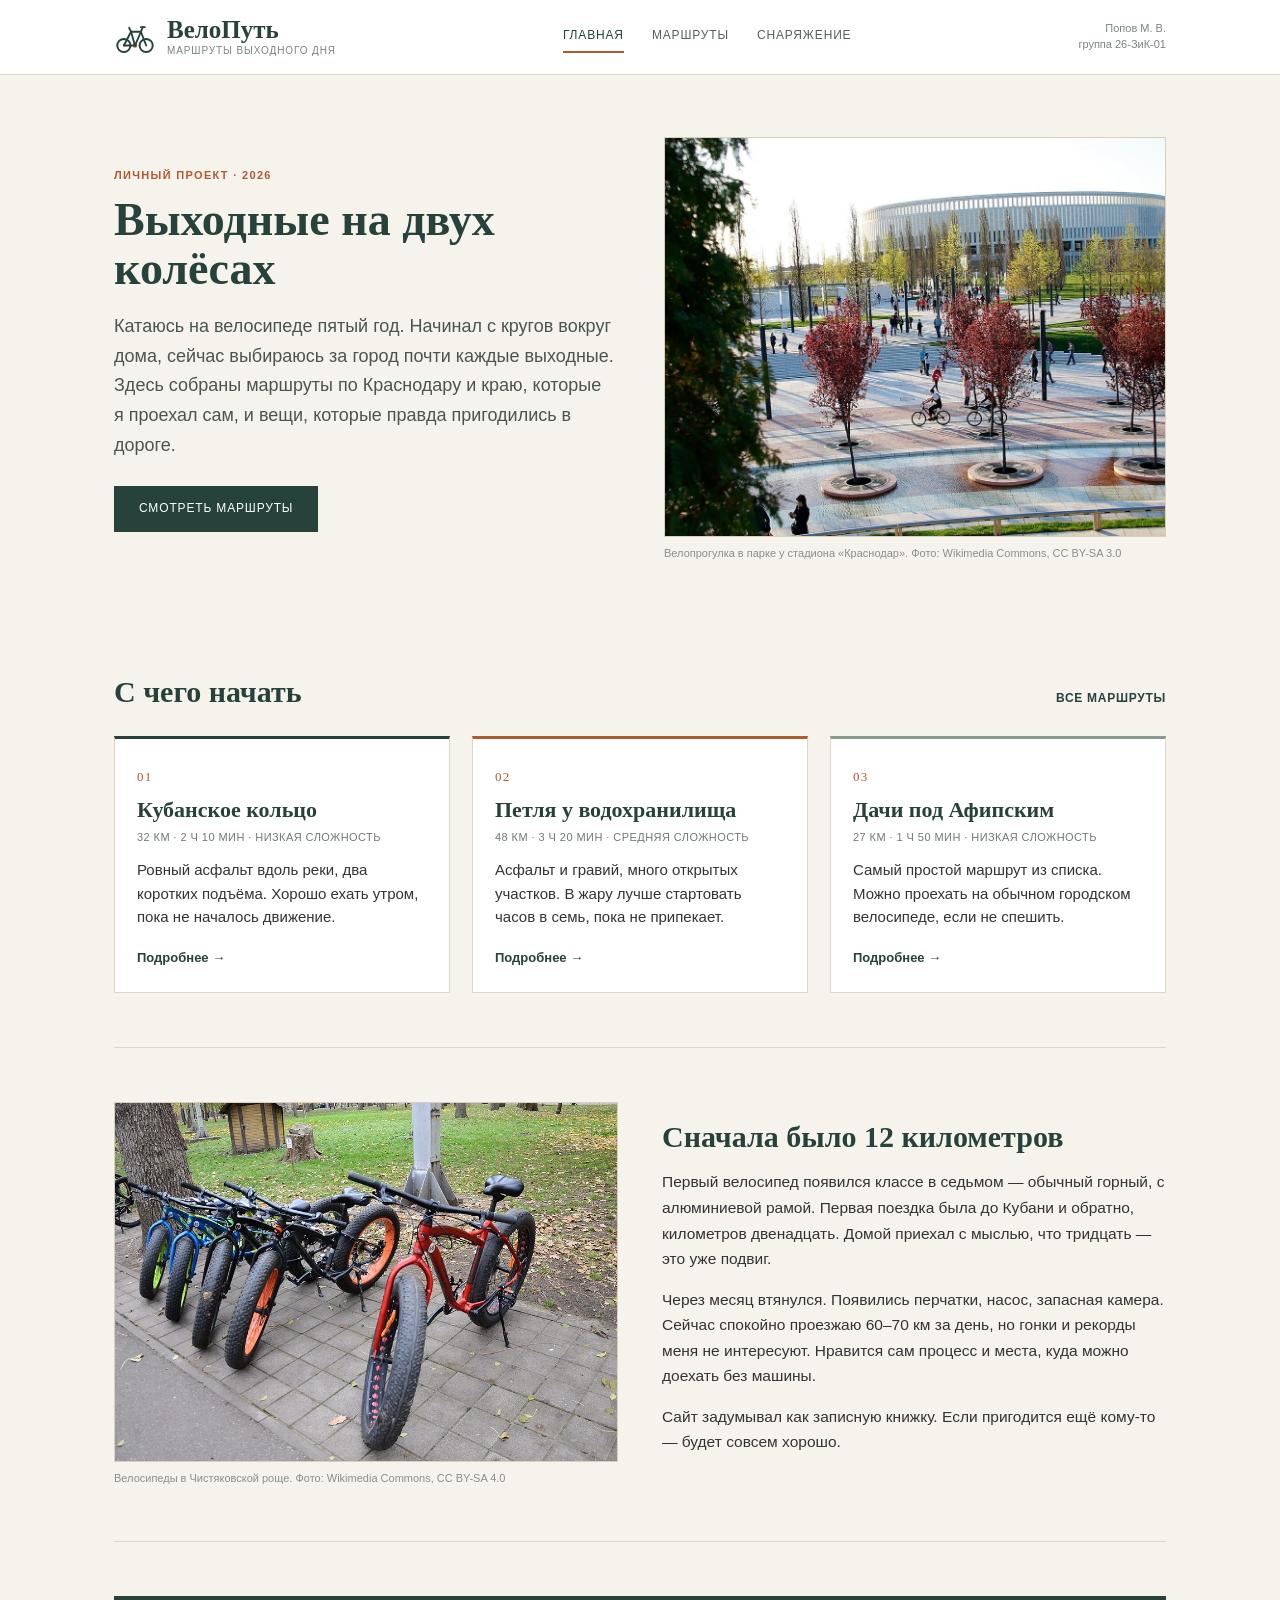
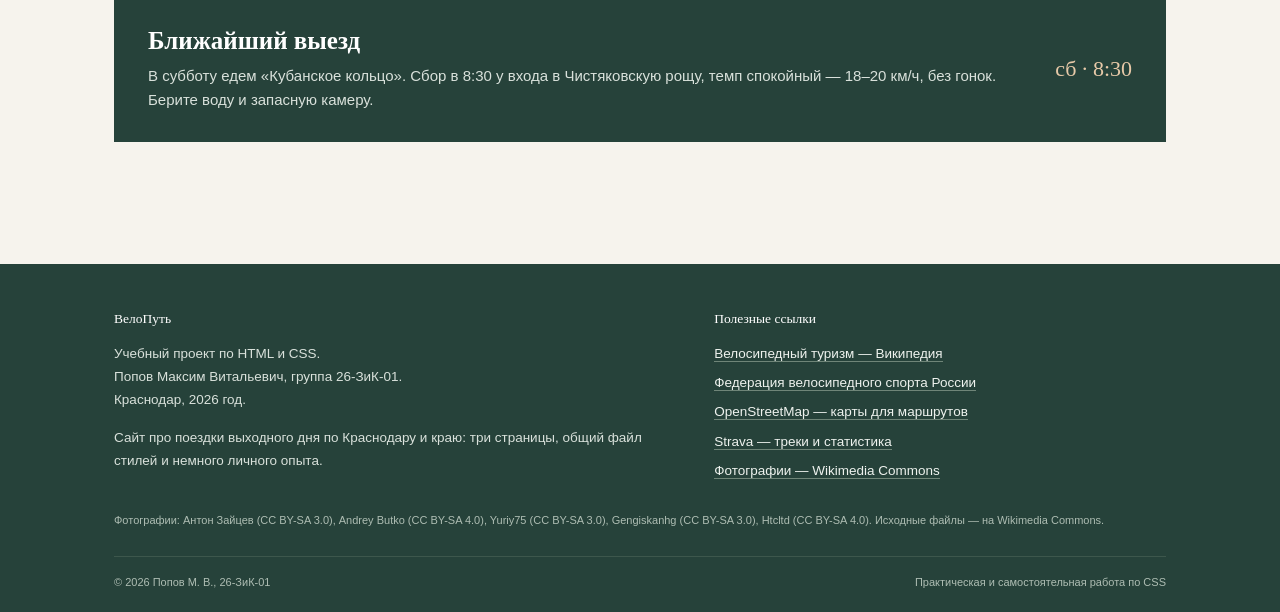
<file: index.html>
<!DOCTYPE html>
<html lang="ru">
<head>
    <meta charset="utf-8">
    <meta name="viewport" content="width=device-width, initial-scale=1">
    <title>ВелоПуть — маршруты выходного дня по Краснодару | Попов М. В., 26-ЗиК-01</title>
    <meta name="description" content="Личный сайт о велопрогулках по Краснодару и краю: маршруты, снаряжение и советы. Учебный проект Попова Максима, группа 26-ЗиК-01.">
    <link rel="icon" href="emblem.svg" type="image/svg+xml">
    <link rel="stylesheet" href="style.css">
</head>
<body>

<header class="site-header">
    <div class="wrapper header-inner">
        <a class="logo" href="index.html">
            <img src="emblem.svg" alt="Знак ВелоПуть" width="42" height="42">
            <span class="logo-text">ВелоПуть<small>маршруты выходного дня</small></span>
        </a>
        <nav class="main-nav">
            <a class="active" href="index.html">Главная</a>
            <a href="index01.html">Маршруты</a>
            <a href="index02.html">Снаряжение</a>
        </nav>
        <div class="author-badge">Попов М. В.<br>группа 26-ЗиК-01</div>
    </div>
</header>

<main>
    <div class="wrapper">

        <section class="hero">
            <div>
                <p class="kicker">Личный проект · 2026</p>
                <h1>Выходные на двух колёсах</h1>
                <p class="lead">Катаюсь на велосипеде пятый год. Начинал с кругов вокруг дома, сейчас выбираюсь за город почти каждые выходные. Здесь собраны маршруты по Краснодару и краю, которые я проехал сам, и вещи, которые правда пригодились в дороге.</p>
                <a class="button" href="index01.html">Смотреть маршруты</a>
            </div>
            <figure class="hero-figure">
                <img src="hero.jpg" alt="Велосипедисты в парке у стадиона «Краснодар»">
                <figcaption>Велопрогулка в парке у стадиона «Краснодар». Фото: Wikimedia Commons, CC BY-SA 3.0</figcaption>
            </figure>
        </section>

        <section class="section">
            <div class="section-head">
                <h2>С чего начать</h2>
                <a href="index01.html">Все маршруты</a>
            </div>

            <!-- Карточки сделал по трём самым простым маршрутам, чтобы не перегружать главную -->
            <div class="route-cards">
                <article class="route-card">
                    <span class="route-num">01</span>
                    <h3>Кубанское кольцо</h3>
                    <p class="route-meta">32 км · 2 ч 10 мин · низкая сложность</p>
                    <p>Ровный асфальт вдоль реки, два коротких подъёма. Хорошо ехать утром, пока не началось движение.</p>
                    <a href="index01.html#route1">Подробнее →</a>
                </article>

                <article class="route-card">
                    <span class="route-num">02</span>
                    <h3>Петля у водохранилища</h3>
                    <p class="route-meta">48 км · 3 ч 20 мин · средняя сложность</p>
                    <p>Асфальт и гравий, много открытых участков. В жару лучше стартовать часов в семь, пока не припекает.</p>
                    <a href="index01.html#route2">Подробнее →</a>
                </article>

                <article class="route-card">
                    <span class="route-num">03</span>
                    <h3>Дачи под Афипским</h3>
                    <p class="route-meta">27 км · 1 ч 50 мин · низкая сложность</p>
                    <p>Самый простой маршрут из списка. Можно проехать на обычном городском велосипеде, если не спешить.</p>
                    <a href="index01.html#route3">Подробнее →</a>
                </article>
            </div>
        </section>

        <section class="section">
            <div class="split">
                <figure class="about-photo">
                    <img src="about.jpg" alt="Несколько велосипедов на дорожке в Чистяковской роще">
                    <figcaption>Велосипеды в Чистяковской роще. Фото: Wikimedia Commons, CC BY-SA 4.0</figcaption>
                </figure>

                <div class="about-text">
                    <h2>Сначала было 12 километров</h2>
                    <p>Первый велосипед появился классе в седьмом — обычный горный, с алюминиевой рамой. Первая поездка была до Кубани и обратно, километров двенадцать. Домой приехал с мыслью, что тридцать — это уже подвиг.</p>
                    <p>Через месяц втянулся. Появились перчатки, насос, запасная камера. Сейчас спокойно проезжаю 60–70 км за день, но гонки и рекорды меня не интересуют. Нравится сам процесс и места, куда можно доехать без машины.</p>
                    <p>Сайт задумывал как записную книжку. Если пригодится ещё кому-то — будет совсем хорошо.</p>
                </div>
            </div>
        </section>

        <section class="section">
            <div class="callout">
                <div>
                    <h2>Ближайший выезд</h2>
                    <p>В субботу едем «Кубанское кольцо». Сбор в 8:30 у входа в Чистяковскую рощу, темп спокойный — 18–20 км/ч, без гонок. Берите воду и запасную камеру.</p>
                </div>
                <p class="date">сб · 8:30</p>
            </div>
        </section>

    </div>
</main>

<footer class="site-footer">
    <div class="wrapper">
        <div class="footer-main">
            <div>
                <p class="footer-title">ВелоПуть</p>
                <p>Учебный проект по HTML и CSS.<br>Попов Максим Витальевич, группа 26-ЗиК-01.<br>Краснодар, 2026 год.</p>
                <p>Сайт про поездки выходного дня по Краснодару и краю: три страницы, общий файл стилей и немного личного опыта.</p>
            </div>
            <div>
                <p class="footer-title">Полезные ссылки</p>
                <ul>
                    <li><a href="https://ru.wikipedia.org/wiki/Велосипедный_туризм" target="_blank" rel="noopener">Велосипедный туризм — Википедия</a></li>
                    <li><a href="https://fvsr.ru/" target="_blank" rel="noopener">Федерация велосипедного спорта России</a></li>
                    <li><a href="https://www.openstreetmap.org/" target="_blank" rel="noopener">OpenStreetMap — карты для маршрутов</a></li>
                    <li><a href="https://www.strava.com/" target="_blank" rel="noopener">Strava — треки и статистика</a></li>
                    <li><a href="https://commons.wikimedia.org/" target="_blank" rel="noopener">Фотографии — Wikimedia Commons</a></li>
                </ul>
            </div>
        </div>

        <!-- Ссылки на внешние источники по заданию вынесены в подвал -->
        <p class="credits">Фотографии: Антон Зайцев (CC BY-SA 3.0), Andrey Butko (CC BY-SA 4.0), Yuriy75 (CC BY-SA 3.0), Gengiskanhg (CC BY-SA 3.0), Htcltd (CC BY-SA 4.0). Исходные файлы — на Wikimedia Commons.</p>

        <div class="footer-bottom">
            <p>© 2026 Попов М. В., 26-ЗиК-01</p>
            <p>Практическая и самостоятельная работа по CSS</p>
        </div>
    </div>
</footer>

</body>
</html>
</file>
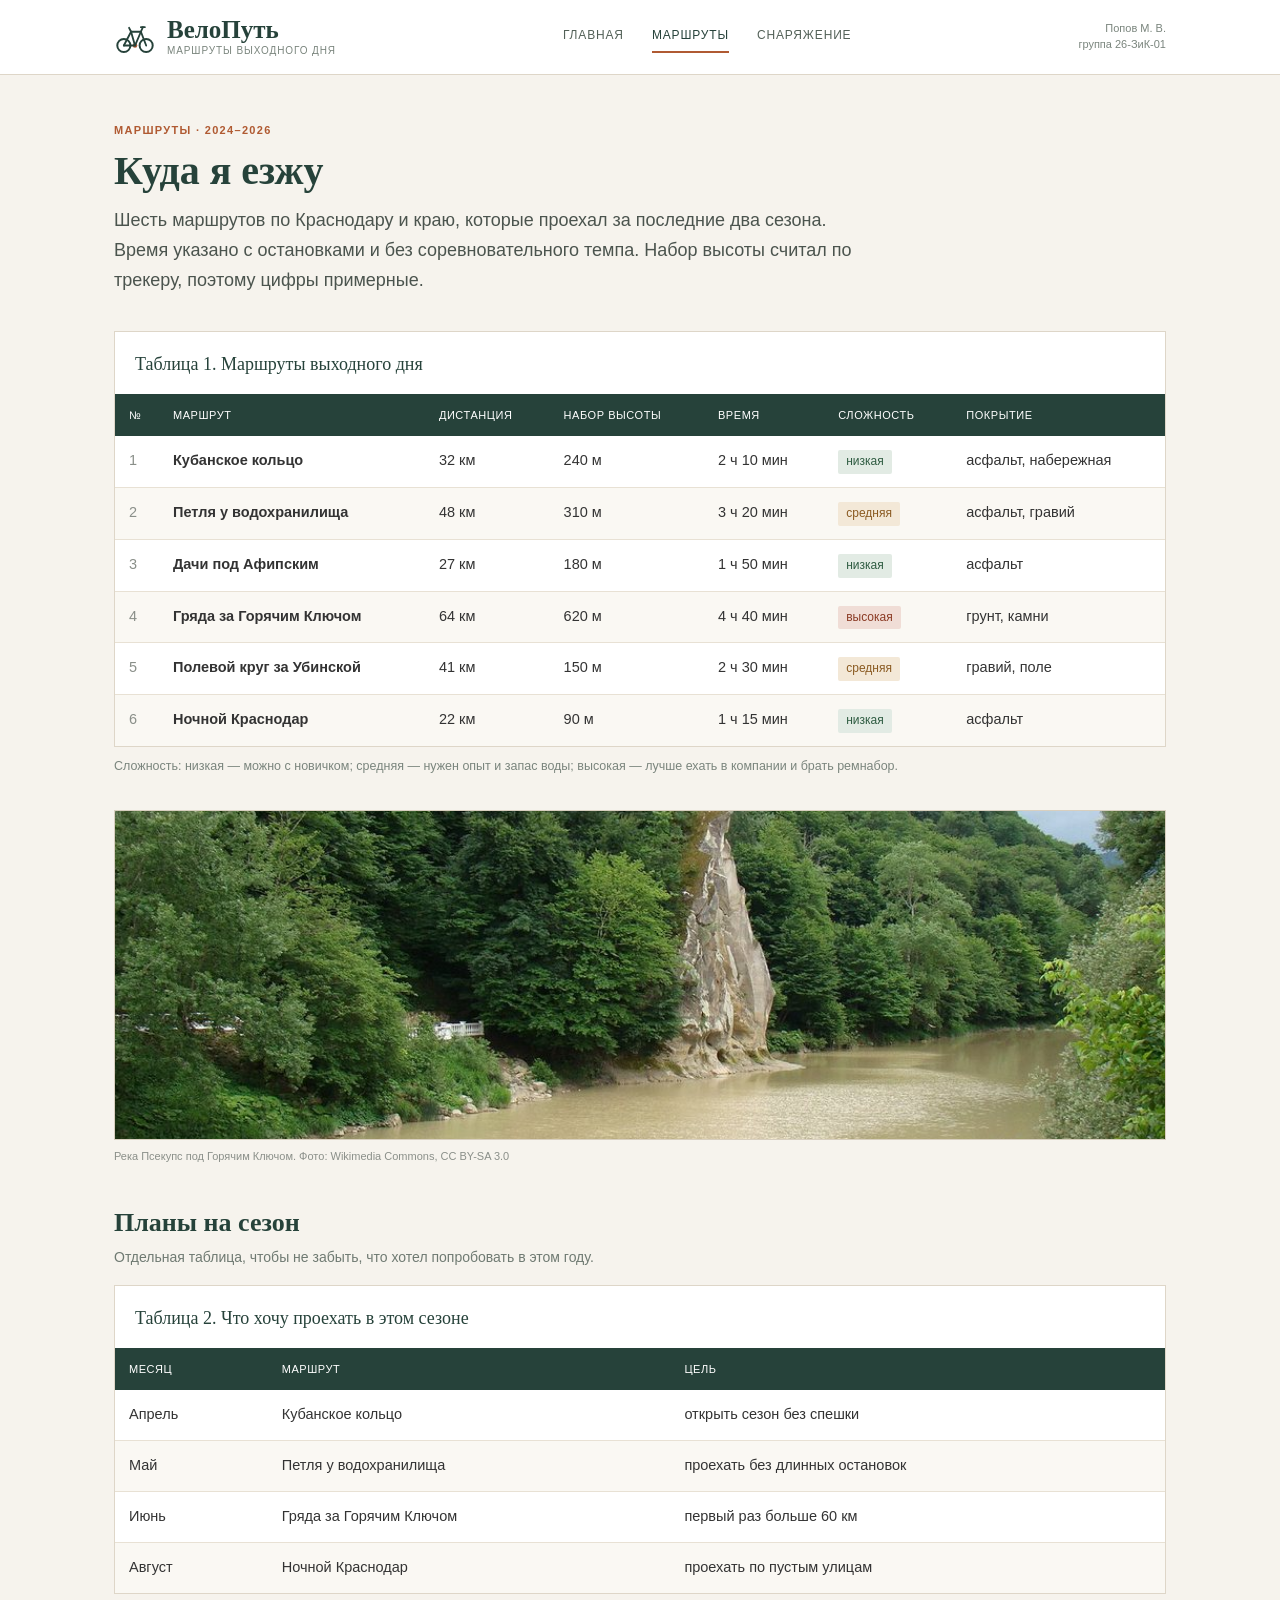
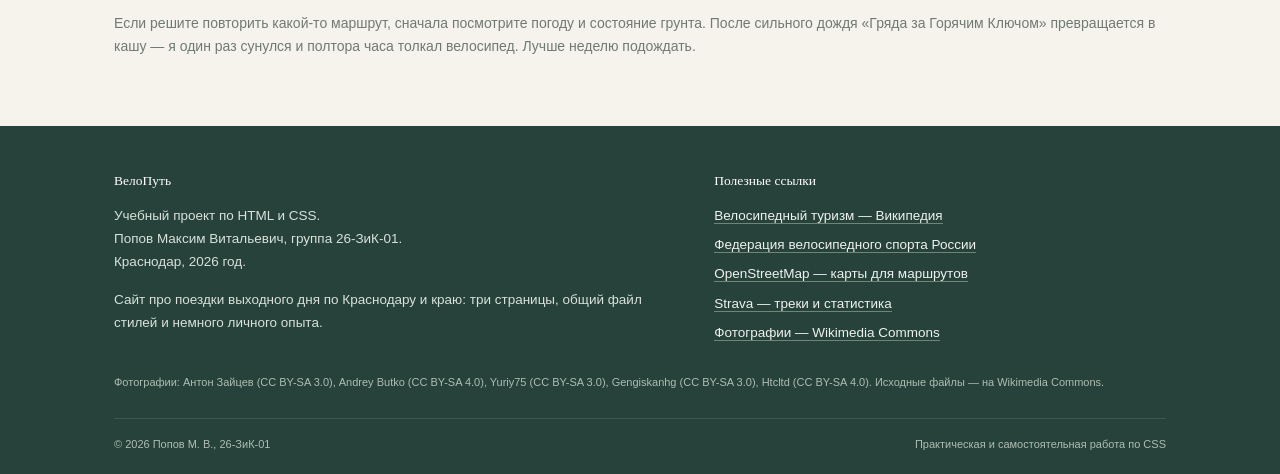
<file: index01.html>
<!DOCTYPE html>
<html lang="ru">
<head>
    <meta charset="utf-8">
    <meta name="viewport" content="width=device-width, initial-scale=1">
    <title>Маршруты по Краснодару и краю — ВелоПуть | Попов М. В., 26-ЗиК-01</title>
    <meta name="description" content="Маршруты выходного дня по Краснодару и краю: дистанция, набор высоты, время и покрытие. Личный проект Попова Максима, группа 26-ЗиК-01.">
    <link rel="icon" href="emblem.svg" type="image/svg+xml">
    <link rel="stylesheet" href="style.css">
</head>
<body>

<header class="site-header">
    <div class="wrapper header-inner">
        <a class="logo" href="index.html">
            <img src="emblem.svg" alt="Знак ВелоПуть" width="42" height="42">
            <span class="logo-text">ВелоПуть<small>маршруты выходного дня</small></span>
        </a>
        <nav class="main-nav">
            <a href="index.html">Главная</a>
            <a class="active" href="index01.html">Маршруты</a>
            <a href="index02.html">Снаряжение</a>
        </nav>
        <div class="author-badge">Попов М. В.<br>группа 26-ЗиК-01</div>
    </div>
</header>

<main>
    <div class="wrapper">

        <section class="page-head">
            <p class="kicker">Маршруты · 2024–2026</p>
            <h1>Куда я езжу</h1>
            <p class="lead">Шесть маршрутов по Краснодару и краю, которые проехал за последние два сезона. Время указано с остановками и без соревновательного темпа. Набор высоты считал по трекеру, поэтому цифры примерные.</p>
        </section>

        <!-- В таблицу добавил столбцы «Набор высоты» и «Покрытие»: по ним проще выбрать маршрут -->
        <div class="table-wrap">
            <table>
                <caption>Таблица 1. Маршруты выходного дня</caption>
                <thead>
                    <tr>
                        <th scope="col">№</th>
                        <th scope="col">Маршрут</th>
                        <th scope="col">Дистанция</th>
                        <th scope="col">Набор высоты</th>
                        <th scope="col">Время</th>
                        <th scope="col">Сложность</th>
                        <th scope="col">Покрытие</th>
                    </tr>
                </thead>
                <tbody>
                    <tr id="route1">
                        <td class="num">1</td>
                        <td><strong>Кубанское кольцо</strong></td>
                        <td>32 км</td>
                        <td>240 м</td>
                        <td>2 ч 10 мин</td>
                        <td><span class="level level-low">низкая</span></td>
                        <td>асфальт, набережная</td>
                    </tr>
                    <tr id="route2">
                        <td class="num">2</td>
                        <td><strong>Петля у водохранилища</strong></td>
                        <td>48 км</td>
                        <td>310 м</td>
                        <td>3 ч 20 мин</td>
                        <td><span class="level level-mid">средняя</span></td>
                        <td>асфальт, гравий</td>
                    </tr>
                    <tr id="route3">
                        <td class="num">3</td>
                        <td><strong>Дачи под Афипским</strong></td>
                        <td>27 км</td>
                        <td>180 м</td>
                        <td>1 ч 50 мин</td>
                        <td><span class="level level-low">низкая</span></td>
                        <td>асфальт</td>
                    </tr>
                    <tr>
                        <td class="num">4</td>
                        <td><strong>Гряда за Горячим Ключом</strong></td>
                        <td>64 км</td>
                        <td>620 м</td>
                        <td>4 ч 40 мин</td>
                        <td><span class="level level-high">высокая</span></td>
                        <td>грунт, камни</td>
                    </tr>
                    <tr>
                        <td class="num">5</td>
                        <td><strong>Полевой круг за Убинской</strong></td>
                        <td>41 км</td>
                        <td>150 м</td>
                        <td>2 ч 30 мин</td>
                        <td><span class="level level-mid">средняя</span></td>
                        <td>гравий, поле</td>
                    </tr>
                    <tr>
                        <td class="num">6</td>
                        <td><strong>Ночной Краснодар</strong></td>
                        <td>22 км</td>
                        <td>90 м</td>
                        <td>1 ч 15 мин</td>
                        <td><span class="level level-low">низкая</span></td>
                        <td>асфальт</td>
                    </tr>
                </tbody>
            </table>
        </div>
        <p class="table-note">Сложность: низкая — можно с новичком; средняя — нужен опыт и запас воды; высокая — лучше ехать в компании и брать ремнабор.</p>

        <figure class="photo-wide">
            <img src="route.jpg" alt="Скала над рекой Псекупс в Горячем Ключе">
            <figcaption>Река Псекупс под Горячим Ключом. Фото: Wikimedia Commons, CC BY-SA 3.0</figcaption>
        </figure>

        <h2 class="subhead">Планы на сезон</h2>
        <p class="section-note">Отдельная таблица, чтобы не забыть, что хотел попробовать в этом году.</p>

        <!-- Вторую таблицу сделал для планов, иначе страница была бы только про прошлые поездки -->
        <div class="table-wrap">
            <table>
                <caption>Таблица 2. Что хочу проехать в этом сезоне</caption>
                <thead>
                    <tr>
                        <th scope="col">Месяц</th>
                        <th scope="col">Маршрут</th>
                        <th scope="col">Цель</th>
                    </tr>
                </thead>
                <tbody>
                    <tr>
                        <td>Апрель</td>
                        <td>Кубанское кольцо</td>
                        <td>открыть сезон без спешки</td>
                    </tr>
                    <tr>
                        <td>Май</td>
                        <td>Петля у водохранилища</td>
                        <td>проехать без длинных остановок</td>
                    </tr>
                    <tr>
                        <td>Июнь</td>
                        <td>Гряда за Горячим Ключом</td>
                        <td>первый раз больше 60 км</td>
                    </tr>
                    <tr>
                        <td>Август</td>
                        <td>Ночной Краснодар</td>
                        <td>проехать по пустым улицам</td>
                    </tr>
                </tbody>
            </table>
        </div>

        <p class="section-note top-gap">Если решите повторить какой-то маршрут, сначала посмотрите погоду и состояние грунта. После сильного дождя «Гряда за Горячим Ключом» превращается в кашу — я один раз сунулся и полтора часа толкал велосипед. Лучше неделю подождать.</p>

    </div>
</main>

<footer class="site-footer">
    <div class="wrapper">
        <div class="footer-main">
            <div>
                <p class="footer-title">ВелоПуть</p>
                <p>Учебный проект по HTML и CSS.<br>Попов Максим Витальевич, группа 26-ЗиК-01.<br>Краснодар, 2026 год.</p>
                <p>Сайт про поездки выходного дня по Краснодару и краю: три страницы, общий файл стилей и немного личного опыта.</p>
            </div>
            <div>
                <p class="footer-title">Полезные ссылки</p>
                <ul>
                    <li><a href="https://ru.wikipedia.org/wiki/Велосипедный_туризм" target="_blank" rel="noopener">Велосипедный туризм — Википедия</a></li>
                    <li><a href="https://fvsr.ru/" target="_blank" rel="noopener">Федерация велосипедного спорта России</a></li>
                    <li><a href="https://www.openstreetmap.org/" target="_blank" rel="noopener">OpenStreetMap — карты для маршрутов</a></li>
                    <li><a href="https://www.strava.com/" target="_blank" rel="noopener">Strava — треки и статистика</a></li>
                    <li><a href="https://commons.wikimedia.org/" target="_blank" rel="noopener">Фотографии — Wikimedia Commons</a></li>
                </ul>
            </div>
        </div>

        <p class="credits">Фотографии: Антон Зайцев (CC BY-SA 3.0), Andrey Butko (CC BY-SA 4.0), Yuriy75 (CC BY-SA 3.0), Gengiskanhg (CC BY-SA 3.0), Htcltd (CC BY-SA 4.0). Исходные файлы — на Wikimedia Commons.</p>

        <div class="footer-bottom">
            <p>© 2026 Попов М. В., 26-ЗиК-01</p>
            <p>Практическая и самостоятельная работа по CSS</p>
        </div>
    </div>
</footer>

</body>
</html>
</file>
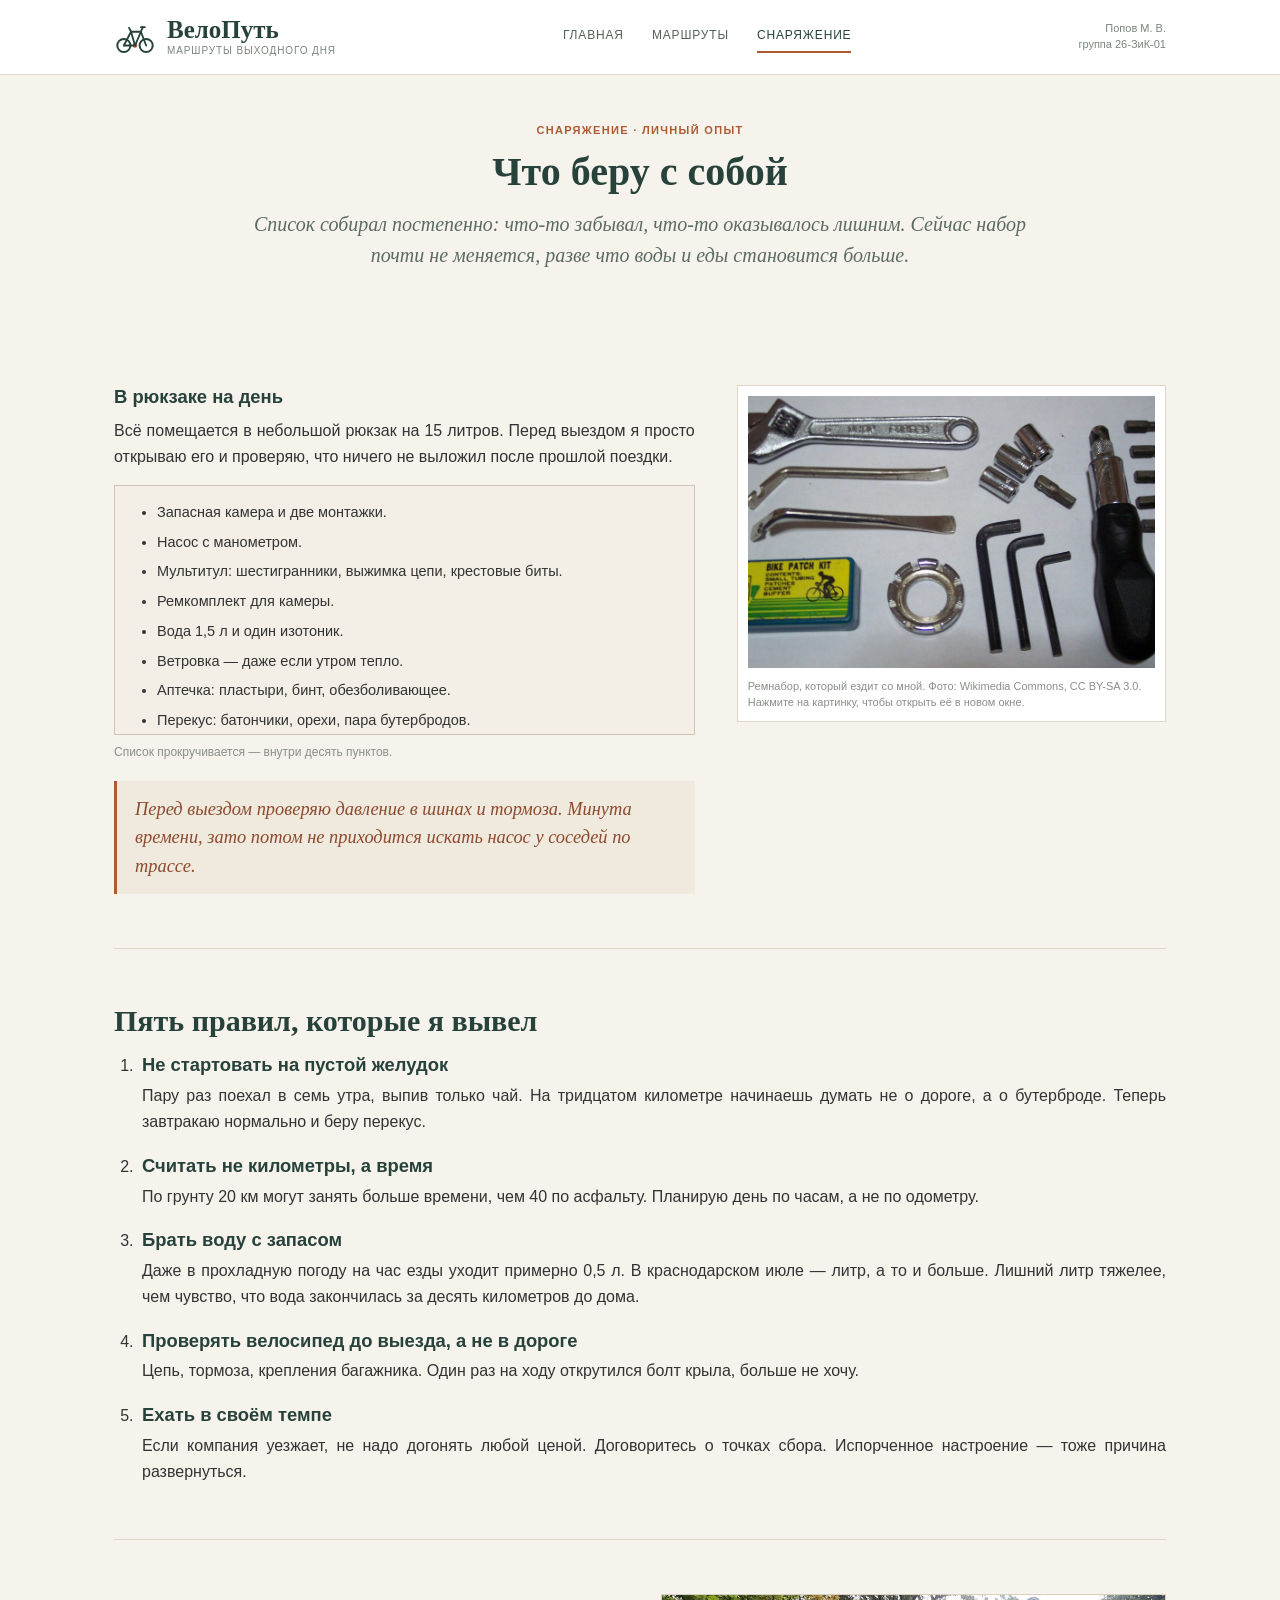
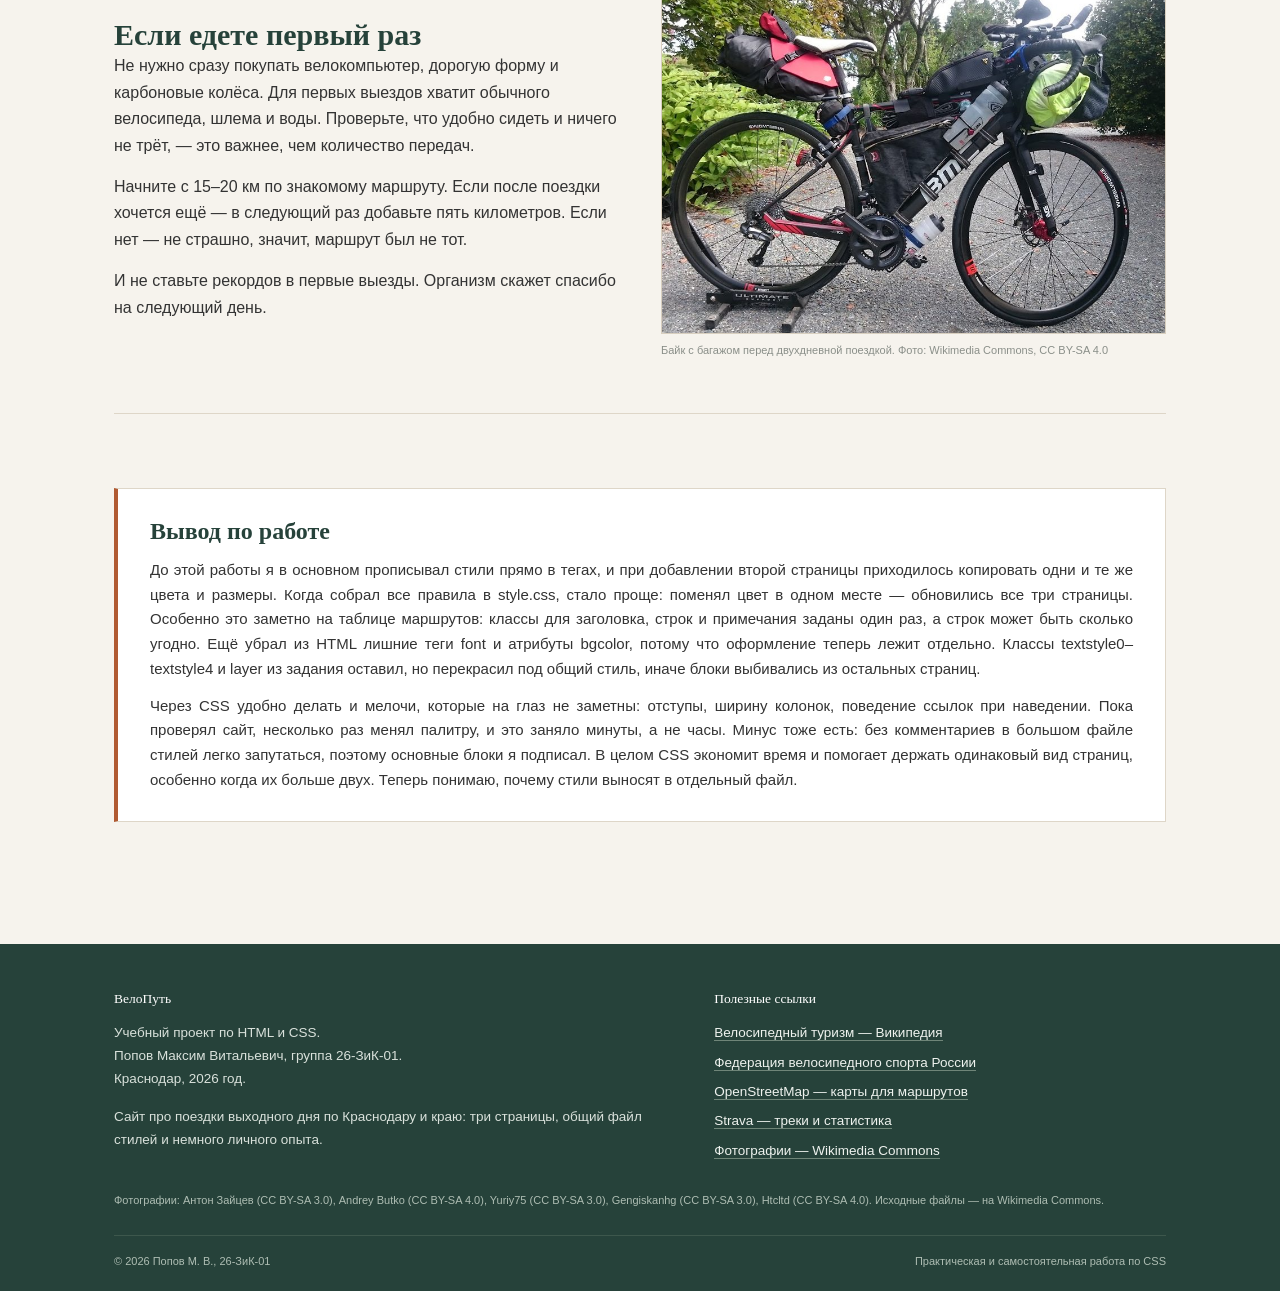
<file: index02.html>
<!DOCTYPE html>
<html lang="ru">
<head>
    <meta charset="utf-8">
    <meta name="viewport" content="width=device-width, initial-scale=1">
    <title>Снаряжение и советы — ВелоПуть | Попов М. В., 26-ЗиК-01</title>
    <meta name="description" content="Что взять с собой в велопоездку по Краснодару и краю и несколько правил, которые я вывел за пять лет. Учебный проект Попова Максима, группа 26-ЗиК-01.">
    <link rel="icon" href="emblem.svg" type="image/svg+xml">
    <link rel="stylesheet" href="style.css">
</head>
<body>

<header class="site-header">
    <div class="wrapper header-inner">
        <a class="logo" href="index.html">
            <img src="emblem.svg" alt="Знак ВелоПуть" width="42" height="42">
            <span class="logo-text">ВелоПуть<small>маршруты выходного дня</small></span>
        </a>
        <nav class="main-nav">
            <a href="index.html">Главная</a>
            <a href="index01.html">Маршруты</a>
            <a class="active" href="index02.html">Снаряжение</a>
        </nav>
        <div class="author-badge">Попов М. В.<br>группа 26-ЗиК-01</div>
    </div>
</header>

<main>
    <div class="wrapper">

        <section class="page-head gear-head">
            <p class="kicker">Снаряжение · личный опыт</p>
            <h1 class="textstyle0">Что беру с собой</h1>
            <p class="textstyle1">Список собирал постепенно: что-то забывал, что-то оказывалось лишним. Сейчас набор почти не меняется, разве что воды и еды становится больше.</p>
        </section>

        <section class="section gear-layout">
            <div>
                <h2 class="textstyle3">В рюкзаке на день</h2>
                <p class="textstyle4">Всё помещается в небольшой рюкзак на 15 литров. Перед выездом я просто открываю его и проверяю, что ничего не выложил после прошлой поездки.</p>

                <!-- Блок .layer из задания: высоту уменьшил, ширину растянул на всю колонку -->
                <div class="layer">
                    <ul>
                        <li>Запасная камера и две монтажки.</li>
                        <li>Насос с манометром.</li>
                        <li>Мультитул: шестигранники, выжимка цепи, крестовые биты.</li>
                        <li>Ремкомплект для камеры.</li>
                        <li>Вода 1,5 л и один изотоник.</li>
                        <li>Ветровка — даже если утром тепло.</li>
                        <li>Аптечка: пластыри, бинт, обезболивающее.</li>
                        <li>Перекус: батончики, орехи, пара бутербродов.</li>
                        <li>Павербанк и короткий кабель.</li>
                        <li>Трос для велосипеда.</li>
                    </ul>
                </div>
                <p class="layer-hint">Список прокручивается — внутри десять пунктов.</p>

                <p class="textstyle2">Перед выездом проверяю давление в шинах и тормоза. Минута времени, зато потом не приходится искать насос у соседей по трассе.</p>
            </div>

            <figure class="gear-photo">
                <a href="repair.jpg" target="_blank">
                    <img src="repair.jpg" alt="Ремонтный набор для велосипеда: ключи, заплатки, отвёртка">
                </a>
                <figcaption>Ремнабор, который ездит со мной. Фото: Wikimedia Commons, CC BY-SA 3.0. Нажмите на картинку, чтобы открыть её в новом окне.</figcaption>
            </figure>
        </section>

        <section class="section">
            <h2>Пять правил, которые я вывел</h2>

            <ol class="rules">
                <li>
                    <h3 class="textstyle3">Не стартовать на пустой желудок</h3>
                    <p class="textstyle4">Пару раз поехал в семь утра, выпив только чай. На тридцатом километре начинаешь думать не о дороге, а о бутерброде. Теперь завтракаю нормально и беру перекус.</p>
                </li>
                <li>
                    <h3 class="textstyle3">Считать не километры, а время</h3>
                    <p class="textstyle4">По грунту 20 км могут занять больше времени, чем 40 по асфальту. Планирую день по часам, а не по одометру.</p>
                </li>
                <li>
                    <h3 class="textstyle3">Брать воду с запасом</h3>
                    <p class="textstyle4">Даже в прохладную погоду на час езды уходит примерно 0,5 л. В краснодарском июле — литр, а то и больше. Лишний литр тяжелее, чем чувство, что вода закончилась за десять километров до дома.</p>
                </li>
                <li>
                    <h3 class="textstyle3">Проверять велосипед до выезда, а не в дороге</h3>
                    <p class="textstyle4">Цепь, тормоза, крепления багажника. Один раз на ходу открутился болт крыла, больше не хочу.</p>
                </li>
                <li>
                    <h3 class="textstyle3">Ехать в своём темпе</h3>
                    <p class="textstyle4">Если компания уезжает, не надо догонять любой ценой. Договоритесь о точках сбора. Испорченное настроение — тоже причина развернуться.</p>
                </li>
            </ol>
        </section>

        <section class="section">
            <div class="gear-split">
                <div>
                    <h2>Если едете первый раз</h2>
                    <p>Не нужно сразу покупать велокомпьютер, дорогую форму и карбоновые колёса. Для первых выездов хватит обычного велосипеда, шлема и воды. Проверьте, что удобно сидеть и ничего не трёт, — это важнее, чем количество передач.</p>
                    <p>Начните с 15–20 км по знакомому маршруту. Если после поездки хочется ещё — в следующий раз добавьте пять километров. Если нет — не страшно, значит, маршрут был не тот.</p>
                    <p>И не ставьте рекордов в первые выезды. Организм скажет спасибо на следующий день.</p>
                </div>

                <figure>
                    <img src="gear.jpg" alt="Велосипед с багажом перед поездкой">
                    <figcaption>Байк с багажом перед двухдневной поездкой. Фото: Wikimedia Commons, CC BY-SA 4.0</figcaption>
                </figure>
            </div>
        </section>

        <section class="section">
            <div class="conclusion">
                <h2>Вывод по работе</h2>
                <p>До этой работы я в основном прописывал стили прямо в тегах, и при добавлении второй страницы приходилось копировать одни и те же цвета и размеры. Когда собрал все правила в style.css, стало проще: поменял цвет в одном месте — обновились все три страницы. Особенно это заметно на таблице маршрутов: классы для заголовка, строк и примечания заданы один раз, а строк может быть сколько угодно. Ещё убрал из HTML лишние теги font и атрибуты bgcolor, потому что оформление теперь лежит отдельно. Классы textstyle0–textstyle4 и layer из задания оставил, но перекрасил под общий стиль, иначе блоки выбивались из остальных страниц.</p>
                <p>Через CSS удобно делать и мелочи, которые на глаз не заметны: отступы, ширину колонок, поведение ссылок при наведении. Пока проверял сайт, несколько раз менял палитру, и это заняло минуты, а не часы. Минус тоже есть: без комментариев в большом файле стилей легко запутаться, поэтому основные блоки я подписал. В целом CSS экономит время и помогает держать одинаковый вид страниц, особенно когда их больше двух. Теперь понимаю, почему стили выносят в отдельный файл.</p>
            </div>
        </section>

    </div>
</main>

<footer class="site-footer">
    <div class="wrapper">
        <div class="footer-main">
            <div>
                <p class="footer-title">ВелоПуть</p>
                <p>Учебный проект по HTML и CSS.<br>Попов Максим Витальевич, группа 26-ЗиК-01.<br>Краснодар, 2026 год.</p>
                <p>Сайт про поездки выходного дня по Краснодару и краю: три страницы, общий файл стилей и немного личного опыта.</p>
            </div>
            <div>
                <p class="footer-title">Полезные ссылки</p>
                <ul>
                    <li><a href="https://ru.wikipedia.org/wiki/Велосипедный_туризм" target="_blank" rel="noopener">Велосипедный туризм — Википедия</a></li>
                    <li><a href="https://fvsr.ru/" target="_blank" rel="noopener">Федерация велосипедного спорта России</a></li>
                    <li><a href="https://www.openstreetmap.org/" target="_blank" rel="noopener">OpenStreetMap — карты для маршрутов</a></li>
                    <li><a href="https://www.strava.com/" target="_blank" rel="noopener">Strava — треки и статистика</a></li>
                    <li><a href="https://commons.wikimedia.org/" target="_blank" rel="noopener">Фотографии — Wikimedia Commons</a></li>
                </ul>
            </div>
        </div>

        <p class="credits">Фотографии: Антон Зайцев (CC BY-SA 3.0), Andrey Butko (CC BY-SA 4.0), Yuriy75 (CC BY-SA 3.0), Gengiskanhg (CC BY-SA 3.0), Htcltd (CC BY-SA 4.0). Исходные файлы — на Wikimedia Commons.</p>

        <div class="footer-bottom">
            <p>© 2026 Попов М. В., 26-ЗиК-01</p>
            <p>Практическая и самостоятельная работа по CSS</p>
        </div>
    </div>
</footer>

</body>
</html>
</file>
<file: style.css>
/* Общий файл стилей для всех трёх страниц.
   Палитра: тёмно-зелёный #26423a, песочный #e7dfd0,
   кирпичный #b05a32, фон #f6f3ed. */

* {
    box-sizing: border-box;
}

html {
    scroll-behavior: smooth;
}

body {
    margin: 0;
    background: #f6f3ed;
    color: #333;
    font-family: Arial, Helvetica, sans-serif;
    font-size: 16px;
    line-height: 1.65;
}

img {
    display: block;
    max-width: 100%;
}

a {
    color: #26423a;
    text-decoration: none;
    border-bottom: 1px solid #b9c3bc;
}

a:hover {
    color: #b05a32;
    border-bottom-color: #b05a32;
}

p {
    margin: 0 0 15px;
}

.wrapper {
    width: 100%;
    max-width: 1100px;
    margin: 0 auto;
    padding: 0 24px;
}

/* Шапка: логотип, меню и подпись автора */
.site-header {
    background: #fff;
    border-bottom: 1px solid #ded6c8;
}

.header-inner {
    display: flex;
    align-items: center;
    justify-content: space-between;
    gap: 24px;
    padding-top: 16px;
    padding-bottom: 16px;
}

.logo {
    display: flex;
    align-items: center;
    gap: 11px;
    border-bottom: 0;
}

.logo:hover {
    border-bottom: 0;
}

.logo img {
    width: 42px;
    height: 42px;
}

.logo-text {
    font-family: Georgia, "Times New Roman", serif;
    font-size: 25px;
    font-weight: bold;
    line-height: 1.05;
    color: #26423a;
}

.logo-text small {
    display: block;
    margin-top: 3px;
    font-family: Arial, Helvetica, sans-serif;
    font-size: 10px;
    font-weight: normal;
    letter-spacing: 0.09em;
    text-transform: uppercase;
    color: #7a857d;
}

.main-nav {
    display: flex;
    gap: 28px;
}

.main-nav a {
    padding: 5px 0;
    border-bottom: 2px solid transparent;
    font-size: 12px;
    letter-spacing: 0.07em;
    text-transform: uppercase;
    color: #536158;
}

.main-nav a:hover,
.main-nav a.active {
    color: #26423a;
    border-bottom-color: #b05a32;
}

.author-badge {
    font-size: 11px;
    line-height: 1.45;
    color: #7a857d;
    text-align: right;
    white-space: nowrap;
}

/* Первый экран */
.hero {
    display: grid;
    grid-template-columns: 1fr 1fr;
    gap: 48px;
    align-items: center;
    padding: 62px 0 58px;
}

.kicker {
    margin: 0 0 10px;
    font-size: 11px;
    font-weight: bold;
    letter-spacing: 0.12em;
    text-transform: uppercase;
    color: #b05a32;
}

h1 {
    margin: 0 0 18px;
    font-family: Georgia, "Times New Roman", serif;
    font-size: 46px;
    line-height: 1.08;
    color: #26423a;
}

.lead {
    max-width: 530px;
    margin: 0 0 26px;
    font-size: 18px;
    line-height: 1.65;
    color: #4b544e;
}

.button {
    display: inline-block;
    padding: 12px 24px;
    border: 1px solid #26423a;
    background: #26423a;
    color: #fff;
    font-size: 12px;
    letter-spacing: 0.07em;
    text-transform: uppercase;
}

.button:hover {
    background: #b05a32;
    border-color: #b05a32;
    color: #fff;
}

.hero-figure {
    margin: 0;
}

.hero-figure img {
    width: 100%;
    height: 400px;
    object-fit: cover;
    border: 1px solid #d8cfbf;
}

.hero-figure figcaption,
.about-photo figcaption,
.photo-wide figcaption,
.gear-photo figcaption,
.gear-split figcaption {
    margin-top: 8px;
    font-size: 11px;
    line-height: 1.5;
    color: #8a8f89;
}

/* Общие секции */
.section {
    padding: 54px 0;
}

.section + .section {
    border-top: 1px solid #ded6c8;
}

.section-head {
    display: flex;
    align-items: baseline;
    justify-content: space-between;
    gap: 20px;
    margin-bottom: 26px;
}

h2 {
    margin: 0;
    font-family: Georgia, "Times New Roman", serif;
    font-size: 30px;
    line-height: 1.2;
    color: #26423a;
}

.section-head > a {
    border-bottom: 0;
    font-size: 12px;
    font-weight: bold;
    letter-spacing: 0.06em;
    text-transform: uppercase;
}

/* Карточки маршрутов. Тень пробовал, но с ней блоки выглядят тяжело */
.route-cards {
    display: grid;
    grid-template-columns: repeat(3, 1fr);
    gap: 22px;
}

.route-card {
    padding: 24px 22px 22px;
    background: #fff;
    border: 1px solid #ded6c8;
    border-top: 3px solid #26423a;
}

.route-card:nth-child(2) {
    border-top-color: #b05a32;
}

.route-card:nth-child(3) {
    border-top-color: #8a9b8e;
}

.route-num {
    font-family: Georgia, "Times New Roman", serif;
    font-size: 13px;
    letter-spacing: 0.1em;
    color: #b05a32;
}

.route-card h3 {
    margin: 8px 0 6px;
    font-family: Georgia, "Times New Roman", serif;
    font-size: 22px;
    line-height: 1.2;
    color: #26423a;
}

.route-card p {
    margin: 0 0 16px;
    font-size: 15px;
    line-height: 1.55;
}

.route-card .route-meta {
    margin-bottom: 12px;
    font-size: 11px;
    letter-spacing: 0.04em;
    text-transform: uppercase;
    color: #6f7a72;
}

.route-card > a {
    border-bottom: 0;
    font-size: 13px;
    font-weight: bold;
}

/* Блок «как всё начиналось» */
.split {
    display: grid;
    grid-template-columns: 1fr 1fr;
    gap: 44px;
    align-items: center;
}

.about-photo {
    margin: 0;
}

.about-photo img {
    width: 100%;
    height: 360px;
    object-fit: cover;
    border: 1px solid #d8cfbf;
}

.about-text h2 {
    margin-bottom: 14px;
}

.about-text p {
    font-size: 15.5px;
    line-height: 1.65;
}

/* Тёмный блок с ближайшим выездом */
.callout {
    display: flex;
    align-items: center;
    justify-content: space-between;
    gap: 30px;
    padding: 30px 34px;
    background: #26423a;
    color: #eef2ee;
}

.callout h2 {
    color: #fff;
    font-size: 25px;
}

.callout p {
    margin: 8px 0 0;
    font-size: 15px;
    line-height: 1.6;
    color: #d9e1db;
}

.callout .date {
    margin: 0;
    font-family: Georgia, "Times New Roman", serif;
    font-size: 22px;
    color: #e7c9a8;
    white-space: nowrap;
}

/* Заголовки внутренних страниц */
.page-head {
    padding: 46px 0 30px;
}

.page-head h1 {
    margin: 8px 0 14px;
    font-size: 40px;
}

.page-head .lead {
    margin-bottom: 0;
    max-width: 760px;
}

/* Таблицы */
.table-wrap {
    margin-top: 6px;
    overflow-x: auto;
    background: #fff;
    border: 1px solid #ded6c8;
}

table {
    width: 100%;
    min-width: 680px;
    border-collapse: collapse;
}

caption {
    padding: 18px 20px 14px;
    font-family: Georgia, "Times New Roman", serif;
    font-size: 18px;
    color: #26423a;
    text-align: left;
}

thead th {
    padding: 12px 14px;
    background: #26423a;
    color: #fff;
    font-size: 11px;
    font-weight: normal;
    letter-spacing: 0.05em;
    text-transform: uppercase;
    text-align: left;
    white-space: nowrap;
}

tbody td {
    padding: 13px 14px;
    border-bottom: 1px solid #e8e1d4;
    font-size: 14.5px;
    vertical-align: top;
}

tbody tr:nth-child(even) {
    background: #faf8f3;
}

tbody tr:hover {
    background: #f1ece1;
}

tbody tr:last-child td {
    border-bottom: 0;
}

td.num {
    width: 44px;
    color: #8a8f89;
}

.level {
    display: inline-block;
    padding: 2px 8px;
    border-radius: 2px;
    font-size: 12px;
    white-space: nowrap;
}

.level-low {
    background: #e2ebe4;
    color: #2f5c42;
}

.level-mid {
    background: #f3e8d7;
    color: #8a5a21;
}

.level-high {
    background: #f0ddd6;
    color: #8b3a24;
}

.table-note {
    margin: 10px 0 0;
    font-size: 12.5px;
    line-height: 1.55;
    color: #7a857d;
}

.subhead {
    margin: 42px 0 8px;
    font-family: Georgia, "Times New Roman", serif;
    font-size: 26px;
    color: #26423a;
}

.section-note {
    margin: 0 0 16px;
    font-size: 14px;
    color: #6f7a72;
}

.section-note.top-gap {
    margin-top: 18px;
}

.photo-wide {
    margin: 34px 0 0;
}

.photo-wide img {
    width: 100%;
    height: 330px;
    object-fit: cover;
    border: 1px solid #d8cfbf;
}

/* Страница со снаряжением */
.gear-head {
    text-align: center;
}

.gear-layout {
    display: grid;
    grid-template-columns: 1.15fr 0.85fr;
    gap: 42px;
    align-items: start;
}

/* Блок с прокруткой из задания. Высоту уменьшил до 250 px,
   ширину поставил 100%, чтобы не было пустой колонки справа */
.layer {
    width: 100%;
    height: 250px;
    overflow-y: scroll;
    padding: 16px 22px;
    background: #f3efe6;
    border: 1px solid #cfc5b4;
}

.layer ul {
    margin: 0;
    padding-left: 20px;
}

.layer li {
    margin-bottom: 8px;
    font-size: 14.5px;
    line-height: 1.5;
}

.layer li:last-child {
    margin-bottom: 0;
}

.layer-hint {
    margin: 8px 0 18px;
    font-size: 12px;
    color: #8a8f89;
}

.gear-photo {
    margin: 0;
    padding: 10px;
    background: #fff;
    border: 1px solid #ded6c8;
}

.gear-photo img {
    width: 100%;
    height: auto;
}

.gear-photo figcaption {
    margin-top: 10px;
}

/* Классы textstyle0–textstyle4 из задания.
   Цвета и размеры подогнал под общий стиль сайта */
.textstyle0 {
    margin: 0 0 10px;
    font-family: Georgia, "Times New Roman", serif;
    font-size: 230%;
    font-weight: bold;
    line-height: 1.15;
    text-align: center;
    color: #26423a;
}

.textstyle1 {
    max-width: 780px;
    margin: 0 auto 30px;
    font-family: Georgia, "Times New Roman", serif;
    font-size: 125%;
    font-style: italic;
    line-height: 1.55;
    text-align: center;
    color: #5b6b62;
}

.textstyle2 {
    margin: 18px 0 0;
    padding: 14px 18px;
    background: #f0e9dd;
    border-left: 3px solid #b05a32;
    font-family: Georgia, "Times New Roman", serif;
    font-size: 115%;
    font-style: italic;
    line-height: 1.55;
    color: #8c4a2e;
}

.textstyle3 {
    margin: 0 0 8px;
    font-family: Arial, Helvetica, sans-serif;
    font-size: 115%;
    font-weight: bold;
    line-height: 1.35;
    text-align: left;
    color: #26423a;
}

.textstyle4 {
    margin: 0 0 14px;
    font-family: Arial, Helvetica, sans-serif;
    font-size: 100%;
    line-height: 1.65;
    text-align: justify;
    color: #333;
}

.rules {
    margin: 14px 0 0;
    padding-left: 24px;
}

.rules li {
    margin-bottom: 18px;
    padding-left: 4px;
}

.rules li:last-child {
    margin-bottom: 0;
}

.rules .textstyle3 {
    margin-bottom: 5px;
}

.rules .textstyle4 {
    margin-bottom: 0;
}

.gear-split {
    display: grid;
    grid-template-columns: 1fr 1fr;
    gap: 42px;
    align-items: center;
}

.gear-split figure {
    margin: 0;
}

.gear-split img {
    width: 100%;
    height: 340px;
    object-fit: cover;
    border: 1px solid #d8cfbf;
}

/* Вывод по работе */
.conclusion {
    margin-top: 20px;
    padding: 28px 32px;
    background: #fff;
    border: 1px solid #ded6c8;
    border-left: 4px solid #b05a32;
}

.conclusion h2 {
    margin: 0 0 12px;
    font-size: 24px;
}

.conclusion p {
    margin: 0 0 12px;
    font-size: 15px;
    text-align: justify;
}

.conclusion p:last-child {
    margin-bottom: 0;
}

/* Подвал */
.site-footer {
    margin-top: 68px;
    padding: 44px 0 20px;
    background: #26423a;
    color: #d9e1db;
}

.footer-main {
    display: grid;
    grid-template-columns: 1.1fr 0.9fr;
    gap: 48px;
}

.footer-title {
    margin: 0 0 12px;
    font-family: Georgia, "Times New Roman", serif;
    font-size: 20px;
    color: #fff;
}

.site-footer p {
    font-size: 13.5px;
    line-height: 1.7;
}

.site-footer a {
    color: #eef2ee;
    border-bottom-color: #6f8578;
}

.site-footer a:hover {
    color: #e7c9a8;
    border-bottom-color: #e7c9a8;
}

.site-footer ul {
    margin: 0;
    padding: 0;
    list-style: none;
}

.site-footer li {
    margin-bottom: 7px;
    font-size: 13.5px;
}

.credits {
    margin: 22px 0 0;
    font-size: 11px !important;
    line-height: 1.6;
    color: #aebdb3;
}

.footer-bottom {
    display: flex;
    justify-content: space-between;
    gap: 20px;
    margin-top: 26px;
    padding-top: 16px;
    border-top: 1px solid #3d574c;
    font-size: 11px;
    color: #aebdb3;
}

.footer-bottom p {
    margin: 0;
    font-size: 11px;
}

/* Планшет */
@media (max-width: 920px) {
    .hero,
    .split,
    .gear-layout,
    .gear-split,
    .footer-main {
        grid-template-columns: 1fr;
    }

    .hero {
        gap: 28px;
        padding: 40px 0;
    }

    .hero-figure img {
        height: 320px;
    }

    .route-cards {
        grid-template-columns: 1fr;
    }

    .author-badge {
        display: none;
    }

    .about-photo img {
        height: 300px;
    }

    .gear-layout {
        gap: 30px;
    }
}

/* Телефон. Меню переносится под логотип */
@media (max-width: 680px) {
    .header-inner {
        flex-wrap: wrap;
    }

    .main-nav {
        order: 3;
        width: 100%;
        justify-content: space-between;
        gap: 10px;
        padding-top: 4px;
    }

    h1 {
        font-size: 34px;
    }

    .page-head h1 {
        font-size: 32px;
    }

    .section {
        padding: 38px 0;
    }

    .section-head {
        flex-direction: column;
        align-items: flex-start;
        gap: 8px;
    }

    .callout {
        flex-direction: column;
        align-items: flex-start;
        gap: 12px;
        padding: 24px;
    }

    .photo-wide img {
        height: 230px;
    }

    .textstyle0 {
        font-size: 190%;
    }

    .footer-bottom {
        flex-direction: column;
        gap: 6px;
    }
}
</file>
